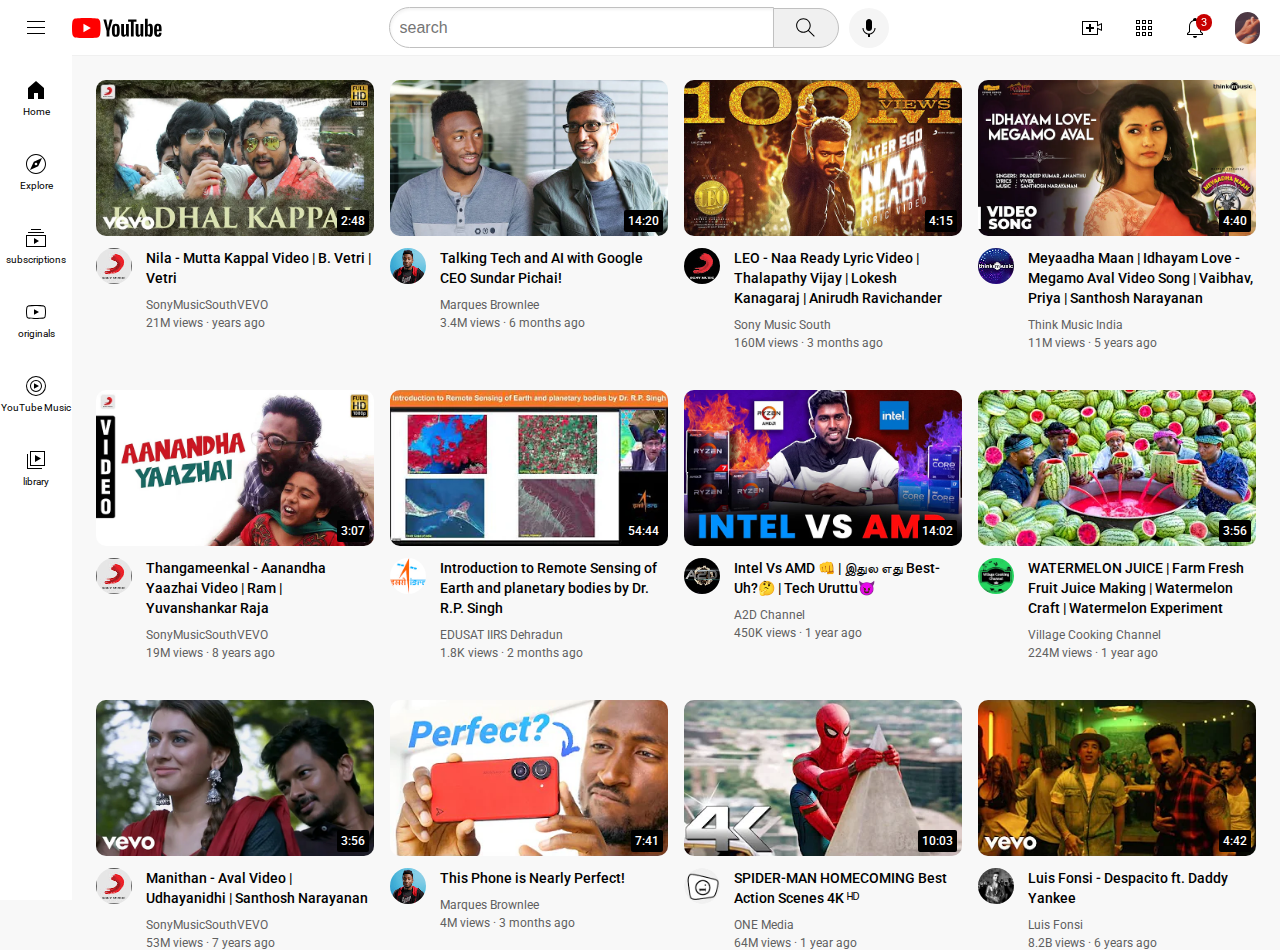
<file: youtube.html>
<!DOCTYPE html>
<html>
  <head>
    <title>
      youtube.com
    </title>

    <link rel="preconnect" href="https://fonts.googleapis.com">
    <link rel="preconnect" href="https://fonts.gstatic.com" crossorigin>
    <link href="https://fonts.googleapis.com/css2?family=Roboto:wght@400;500;700&display=swap" rel="stylesheet">

    <link rel="stylesheet" href="styles/general.css">
    <link rel="stylesheet" href="styles/header.css">
    <link rel="stylesheet" href="styles/video.css">
    <link rel="stylesheet" href="styles/sidebar.css">
  </head>
  <body>
    <div class="header">
      <div class="left-section">
        <img class="hamburger-menu" src="icons/hamburger-menu.svg">
        <img class="youtube-logo" src="icons/youtube-logo.svg">
      </div>
      <div class="middle-section">
        <input class="search-bar" type="text" placeholder="search">
        <button class="search-button">
          <img class="search-icon" src="icons/search.svg">
          <div class="tooltip">search</div>
        </button>
        <button class="voice-search-button">
          <img class="voice-search-icon" src="icons/voice-search-icon.svg">
          <div class="tooltip">search with your voice</div>
        </button>
      </div>
      <div class="right-section">
        <div class="upload-icon-container">
          <img class="upload-icon" src="icons/upload.svg">
          <div class="tooltip">Create</div>
        </div>
        <div class="youtube-apps-icon-container">
          <img class="youtube-apps-icon" src="icons/youtube-apps.svg">
          <div class="tooltip">Apps</div>
        </div>
        <div class="notification-icon-container">
          <img class="notification-icon" src="icons/notifications.svg">
          <div class="notifications-count">
            3
          </div>
          <div class="tooltip">Notifications</div>
        </div>

        <img class="current-user-picture" src="icons/Snapchat-2037074263.jpg">
      </div>
    </div>
    <div class="sidebar">
      <div class="sidebar-link">
        <img src="icons/home.svg">
        <div>Home</div>
      </div>
      <div class="sidebar-link">
        <img src="icons/explore.svg">
        <div>Explore</div>
      </div>
      <div class="sidebar-link">
        <img src="icons/subscriptions.svg">
        <div>subscriptions</div>
      </div>
      <div class="sidebar-link">
        <img src="icons/originals.svg">
        <div>originals</div>
      </div>
      <div class="sidebar-link">
        <img src="icons/youtube-music.svg">
        <div>YouTube Music</div>
      </div>
      <div class="sidebar-link">
        <img src="icons/library.svg">
        <div>library</div>
      </div>
    </div>
    <div class="video-grid">

      <a class="video-preview" href="https://www.youtube.com/watch?v=JZa7U91EflE&pp=ygUNa2FkaGFsIGthcHBhbA%3D%3D" target="_blank">
        <div class="thumbnail-row">
          <img class="thumbnail" src="thumbnails/kadhal-kappal.webp">
          <div class="video-time">
            2:48
          </div>
        </div>
        <div class="video-info-grid">
          <div class="channel-picture">
            <img class="profile-picture" src="channel-picture/sony-music-southVEVO.jpg">
          </div>
          <div class="video-info">
            <p class="video-title">
              Nila - Mutta Kappal Video | B. Vetri | Vetri
            </p>
              <p class="video-author">
              SonyMusicSouthVEVO 
            </p>
            <p class="video-stats">
              21M views &#183; years ago
            </p>
          </div>
        </div>
      </a>
      
      
      <a class="video-preview" href="https://www.youtube.com/watch?v=n2RNcPRtAiY&pp=ygUxdGFsa2luZyB0ZWNoIGFuZCBhaSB3aXRoIGdvb2dsZSBjZW8gc3VuZGFyIHBpY2hhaQ%3D%3D">
        <div class="thumbnail-row">
          <img class="thumbnail" src="thumbnails/thumbnail-1.webp">
          <div class="video-time">
            14:20
          </div>
        </div>
        <div class="video-info-grid"> 
          <div class="channel-picture">
            <img class="profile-picture" src="channel-picture/channel-1.jpeg">
          </div>
          <div class="video-info">
            <p class="video-title">
              Talking Tech and AI with Google CEO Sundar Pichai!
            </p>
            <p class="video-author">
              Marques Brownlee
            </p>
            <p class="video-stats">
              3.4M views &#183; 6 months ago
            </p>
          </div> 
        </div>
      </a>
      
      <a class="video-preview" href="https://www.youtube.com/watch?v=szvt1vD0Uug&pp=ygUPbmFhIHJlYWR5IHNvbmdh">
        <div class="thumbnail-row">
          <img class="thumbnail" src="thumbnails/leo-song.webp">
          <div class="video-time">
            4:15
          </div>
        </div>
        <div class="video-info-grid">
          <div class="channel-picture">
            <img class="profile-picture" src="channel-picture/sony-music.jpg">
          </div>
          <div class="video-info">
            <p class="video-title">
              LEO - Naa Ready Lyric Video | Thalapathy Vijay | Lokesh Kanagaraj | Anirudh Ravichander   
            </p>   
            <p class="video-author">
              Sony Music South 
            </p>
            <p class="video-stats">
              160M views &#183; 3 months ago
            </p>
          </div>
        </div>
      </a>
  
      <a class="video-preview" href="https://www.youtube.com/watch?v=mVubYBRajfw&pp=ygULbWVnYW1vIGF2YWw%3D">
        <div class="thumbnail-row">
          <img class="thumbnail" src="thumbnails/megamo-aval.webp">
          <div class="video-time">
            4:40
          </div>
        </div>
        <div class="video-info-grid"> 
          <div class="channel-picture">
            <img class="profile-picture" src="channel-picture/think-music.jpg">
          </div>
          <div class="video-info">
            <p class="video-title">
              Meyaadha Maan | Idhayam Love - Megamo Aval Video Song | Vaibhav, Priya | Santhosh Narayanan
            </p>
            <p class="video-author">
              Think Music India
            </p>
            <p class="video-stats">
              11M views &#183; 5 years ago
            </p>
          </div> 
        </div>
      </a>
      
  
      <a class="video-preview" href="https://www.youtube.com/watch?v=0AqW1YpIR2o&pp=ygUeYWFuYW5kaGEgeWFhemhhaSB2aWRlbyBzb25nIGhk">
        <div class="thumbnail-row">
          <img class="thumbnail" src="thumbnails/aanandha yaazhai.webp">
          <div class="video-time">
            3:07
          </div>
        </div>
        <div class="video-info-grid"> 
          <div class="channel-picture">
            <img class="profile-picture" src="channel-picture/sony-music-southVEVO.jpg">
          </div>
          <div class="video-info">
            <p class="video-title">
              Thangameenkal - Aanandha Yaazhai Video | Ram | Yuvanshankar Raja            </p>
            <p class="video-author">
              SonyMusicSouthVEVO
            </p>
            <p class="video-stats">
              19M views &#183; 8 years ago
            </p>
          </div> 
        </div>
      </a>
      
      <a class="video-preview" href="https://www.youtube.com/watch?v=Dz_L_Ndk0a4&t=96s&pp=ygVOSW50cm9kdWN0aW9uIHRvIFJlbW90ZSBTZW5zaW5nIG9mIEVhcnRoIGFuZCBwbGFuZXRhcnkgYm9kaWVzIGJ5IERyLiBSLlAuIFNpbmdo">
        <div class="thumbnail-row">
          <img class="thumbnail" src="thumbnails/iirs.webp">
          <div class="video-time">
            54:44
          </div>
        </div>
        <div class="video-info-grid">
          <div class="channel-picture">
            <img class="profile-picture" src="channel-picture/isro.jpg">
          </div>
          <div class="video-info">
            <p class="video-title">
              Introduction to Remote Sensing of Earth and planetary bodies by Dr. R.P. Singh
            </p>
            <p class="video-author">
              EDUSAT IIRS Dehradun 
            </p>
            <p class="video-stats">
              1.8K views &#183; 2 months ago
            </p>
          </div>
        </div>
      </a> 

      <a class="video-preview" href="https://www.youtube.com/watch?v=issvtUH8rHI&t=22s&pp=ygVJSW50ZWwgVnMgQU1EIPCfkYogfCDgrofgrqTgr4HgrrIg4K6O4K6k4K-BIEJlc3QtVWg_8J-klCB8IFRlY2ggVXJ1dHR18J-YiA%3D%3D">
        <div class="thumbnail-row">
          <img class="thumbnail" src="thumbnails/intel vs amd.webp">
          <div class="video-time">
            14:02
          </div>
        </div>
        <div class="video-info-grid"> 
          <div class="channel-picture">
            <img class="profile-picture" src="channel-picture/a2d.jpg">
          </div>
          <div class="video-info">
            <p class="video-title">
              Intel Vs AMD 👊 | இதுல எது Best-Uh?🤔 | Tech Uruttu😈
            </p>
            <p class="video-author">
              A2D Channel
            </p>
            <p class="video-stats">
              450K views &#183; 1 year ago
            </p>
          </div> 
        </div>
      </a>

     
      <a class="video-preview" href="https://www.youtube.com/watch?v=Fvy43W36Nx0&pp=ygV5ICAgICAgICAgICAgICBXQVRFUk1FTE9OIEpVSUNFIHwgRmFybSBGcmVzaCBGcnVpdCBKdWljZSBNYWtpbmcgfCBXYXRlcm1lbG9uIENyYWZ0IHwgV2F0ZXJtZWxvbiBFeHBlcmltZW50ICAgICAgICAgICAgPC9wPg%3D%3D">
        <div class="thumbnail-row">
          <img class="thumbnail" src="thumbnails/watermelon juice.webp">
          <div class="video-time">
            3:56
          </div>
        </div>
        <div class="video-info-grid"> 
          <div class="channel-picture">
            <img class="profile-picture" src="channel-picture/village cooking channel.jpg">
          </div>
          <div class="video-info">
            <p class="video-title">
              WATERMELON JUICE | Farm Fresh Fruit Juice Making | Watermelon Craft | Watermelon Experiment            </p>
            <p class="video-author">
              Village Cooking Channel
            </p>
            <p class="video-stats">
              224M views &#183; 1 year ago
            </p>
          </div> 
        </div>
      </a>

      <a class="video-preview" href="https://www.youtube.com/watch?v=My_S68DAAPg&pp=ygVGICAgICAgICAgICAgICBNYW5pdGhhbiAtIEF2YWwgVmlkZW8gfCBVZGhheWFuaWRoaSB8IFNhbnRob3NoIE5hcmF5YW5hbg%3D%3D">
        <div class="thumbnail-row">
          <img class="thumbnail" src="thumbnails/manithan.webp">
          <div class="video-time">
            3:56
          </div>
        </div>
        <div class="video-info-grid"> 
          <div class="channel-picture">
            <img class="profile-picture" src="channel-picture/sony-music-southVEVO.jpg">
          </div>
          <div class="video-info">
            <p class="video-title">
              Manithan - Aval Video | Udhayanidhi | Santhosh Narayanan
            </p>
            <p class="video-author">
              SonyMusicSouthVEVO
            </p>
            <p class="video-stats">
              53M views &#183; 7 years ago
            </p>
          </div> 
        </div>
      </a>

      <a class="video-preview" href="https://www.youtube.com/watch?v=6aK407STsGA&pp=ygU7ICAgICAgICAgICAgICBUaGlzIFBob25lIGlzIE5lYXJseSBQZXJmZWN0ISAgICAgICAgICAgIDwvcD4%3D">
        <div class="thumbnail-row">
          <img class="thumbnail" src="thumbnails/asus 10.webp">
          <div class="video-time">
            7:41
          </div>
        </div>
        <div class="video-info-grid"> 
          <div class="channel-picture">
            <img class="profile-picture" src="channel-picture/channel-1.jpeg">
          </div>
          <div class="video-info">
            <p class="video-title">
              This Phone is Nearly Perfect!            </p>
            <p class="video-author">
              Marques Brownlee
            </p>
            <p class="video-stats">
              4M views &#183; 3 months ago
            </p>
          </div> 
        </div>
      </a>

      <a class="video-preview" href="https://www.youtube.com/watch?v=TyskcLbCkqE&t=12s&pp=ygVQICAgICAgICAgICAgICBTUElERVItTUFOIEhPTUVDT01JTkcgQmVzdCBBY3Rpb24gU2NlbmVzIDRLIOG0tOG0sCAgICAgICAgICAgIDwvcD4%3D">
        <div class="thumbnail-row">
          <img class="thumbnail" src="thumbnails/spiderman.webp">
          <div class="video-time">
            10:03
          </div>
        </div>
        <div class="video-info-grid"> 
          <div class="channel-picture">
            <img class="profile-picture" src="channel-picture/one meida.jpg">
          </div>
          <div class="video-info">
            <p class="video-title">
              SPIDER-MAN HOMECOMING Best Action Scenes 4K ᴴᴰ            </p>
            <p class="video-author">
              ONE Media
            </p>
            <p class="video-stats">
              64M views &#183; 1 year ago
            </p>
          </div> 
        </div>
      </a>

      <a class="video-preview" href="https://www.youtube.com/watch?v=kJQP7kiw5Fk&pp=ygVFICAgICAgICAgICAgICBMdWlzIEZvbnNpIC0gRGVzcGFjaXRvIGZ0LiBEYWRkeSBZYW5rZWUgICAgICAgICAgICA8L3A-">
        <div class="thumbnail-row">
          <img class="thumbnail" src="thumbnails/desp.webp">
          <div class="video-time">
            4:42
          </div>
        </div>
        <div class="video-info-grid"> 
          <div class="channel-picture">
            <img class="profile-picture" src="channel-picture/luis fonsi.jpg">
          </div>
          <div class="video-info">
            <p class="video-title">
              Luis Fonsi - Despacito ft. Daddy Yankee            </p>
            <p class="video-author">
              Luis Fonsi 
            </p>
            <p class="video-stats">
              8.2B views &#183; 6 years ago
            </p>
          </div> 
        </div>
      </a>

      
    </div>    
  </body>
</html>
</file>
<file: styles/general.css>
p{
  margin-top: 0;
  margin-bottom:0;
}
body{
  font-family: Roboto, Arial;
  margin:0;
  padding-top: 80px;
  padding-left:96px;
  padding-right:24px;
  background-color:rgb(248,248,248);
}
</file>
<file: styles/header.css>
.header{
  height:55px;
  display:flex;
  flex-direction: row;
  justify-content: space-between;
  position: fixed;
  top:0;
  left:0;
  right: 0;
  background-color: white;
  border-bottom-width:1px;
  border-bottom-style:solid;
  border-bottom-color:rgb(240, 240, 240);
  z-index: 1;

}
.left-section{
  display:flex;
  align-items: center;
}
.hamburger-menu{
  height: 24px;
  margin-left: 24px;
  margin-right: 24px;

}
.youtube-logo{
  height:20px;
}
.middle-section{
  flex:1;
  margin-right: 35px;
  margin-left: 70px;
  max-width: 500px;
  display: flex;
  align-items: center;
}
.search-bar{
  flex:1;
  height:36.5px;
  padding-left: 10px;
  font-size:16px;
  border:1px solid rgb(192,192,192);
  border-radius:40px 0 0 40px;
  box-shadow: inset 1px 2px 3px rgba(0, 0, 0, 0.05);
  width: 0;
}
.search-bar::placeholder{
  font-size: 16px;
}
.search-button{
  height:40px;
  width: 66px;
  background-color: rgb(240, 240, 240);
  border-width: 1px;
  border-style: solid; 
  border-color:rgb(192,192,192);
  margin-left: -1px;
  margin-right: 10px;
  border-radius: 0 40px 40px 0;
}
.search-button,
.voice-search-button,
.upload-icon-container,
.youtube-apps-icon-container,
.notification-icon-container{
  display:flex;
  justify-content: center;
  align-items:center;
  position: relative;
}
.search-button .tooltip,
.voice-search-button .tooltip,
.upload-icon-container .tooltip,
.youtube-apps-icon-container .tooltip,
.notification-icon-container .tooltip{
  position:absolute;
  background-color: gray;
  color:white;
  padding-top: 4px;
  padding-bottom: 4px;
  padding-right: 8px;
  padding-left: 8px;
  border-radius: 2px;
  font-size: 12px;
  bottom:-30px;
  opacity: 0;
  transition: opacity 0.15s;
  pointer-events: none;
  white-space: nowrap;
}
.search-button:hover .tooltip,
.voice-search-button:hover .tooltip,
.upload-icon-container:hover .tooltip,
.youtube-apps-icon-container:hover .tooltip,
.notification-icon-container:hover .tooltip{
  opacity:1;
}
.search-icon{
  height: 25px;
}
.voice-search-button{
  height: 40px;
  width: 40px;
  border-radius: 20px;
  border:none;
  background-color: rgb(245,245,245);
}
.voice-search-icon{
  height: 24px;
}

.right-section{
  width:180px;
  margin-right: 20px;
  display:flex;
  align-items: center;
  justify-content: space-between;
  flex-shrink: 0;
}
.upload-icon{
  height: 24px;
}
.youtube-apps-icon{
  height: 24px;
}

.notification-icon{
  height:24px;
}
.notifications-count{
  position:absolute;
  top: -2px;
  right:-5px;
  background-color: rgb(200,0,0);
  color:white;
  font-size: 11px;
  padding-left: 5px;
  padding-right: 5px;
  padding-top: 2px;
  padding-bottom: 2px;
  border-radius:10px;
  
}
.current-user-picture{
  height:32px;
  width:25px;
  border-radius: 50px;
}
</file>
<file: styles/video.css>
.video-preview{
  cursor:pointer;
  text-decoration: none;

}
.video-preview:visited {
  color:black
}
.thumbnail-row{
  margin-bottom:8px;
  position:relative;
}
.thumbnail{
  width:100%;
  border-radius: 10px;
}
.video-title{
  margin-top: 0;
  font-size:14px;
  font-weight:500; 
  line-height:20px;
  margin-bottom:10px;
  color:black;
}
.video-info-grid{
  display:grid;
  grid-template-columns: 50px 1fr;
}
.profile-picture{
  width:36px;
  border-radius:50px;
}

.video-author,
.video-stats{
  font-size:12px;
  color:rgb(96, 96, 96)
}
.video-author{
  margin-bottom:4px;
}
.video-grid{
  display:grid;
  grid-template-columns:1fr 1fr 1fr;
  column-gap: 16px;
  row-gap: 40px;
  
}

@media (max-width: 750px){
  .video-grid{
    grid-template-columns:1fr 1fr ;
  }
}
@media(min-width:751px) and (max-width:999px){
  .video-grid{
    grid-template-columns:1fr 1fr 1fr ;
  }
}

@media (min-width:1000px){
  .video-grid{
    grid-template-columns: 1fr 1fr 1fr 1fr;
  }
}
.video-time{
  background-color: black;
  color:white;
  position:absolute;
  bottom:8px;
  right:5px;
  font-size:12px;
  font-weight: 500;
  padding: 4px;
  border-radius: 2px;
}
</file>
<file: styles/sidebar.css>
.sidebar{
  position:fixed;
  left:0;
  bottom:0;
  top:55px;
  background-color: white;
  width:72px;
  z-index: 2;
  padding-top: 5px;
  cursor: pointer;
}
.sidebar-link{
  height:74px;
  display:flex;
  flex-direction: column;
  justify-content: center;
  align-items: center;
}
.sidebar-link:hover{
  background-color: rgb(235,235,235);
}
.sidebar-link img{
  height:24px;
  margin-bottom: 4px;
}
.sidebar-link div{
  font-size: 10px;
}
</file>
